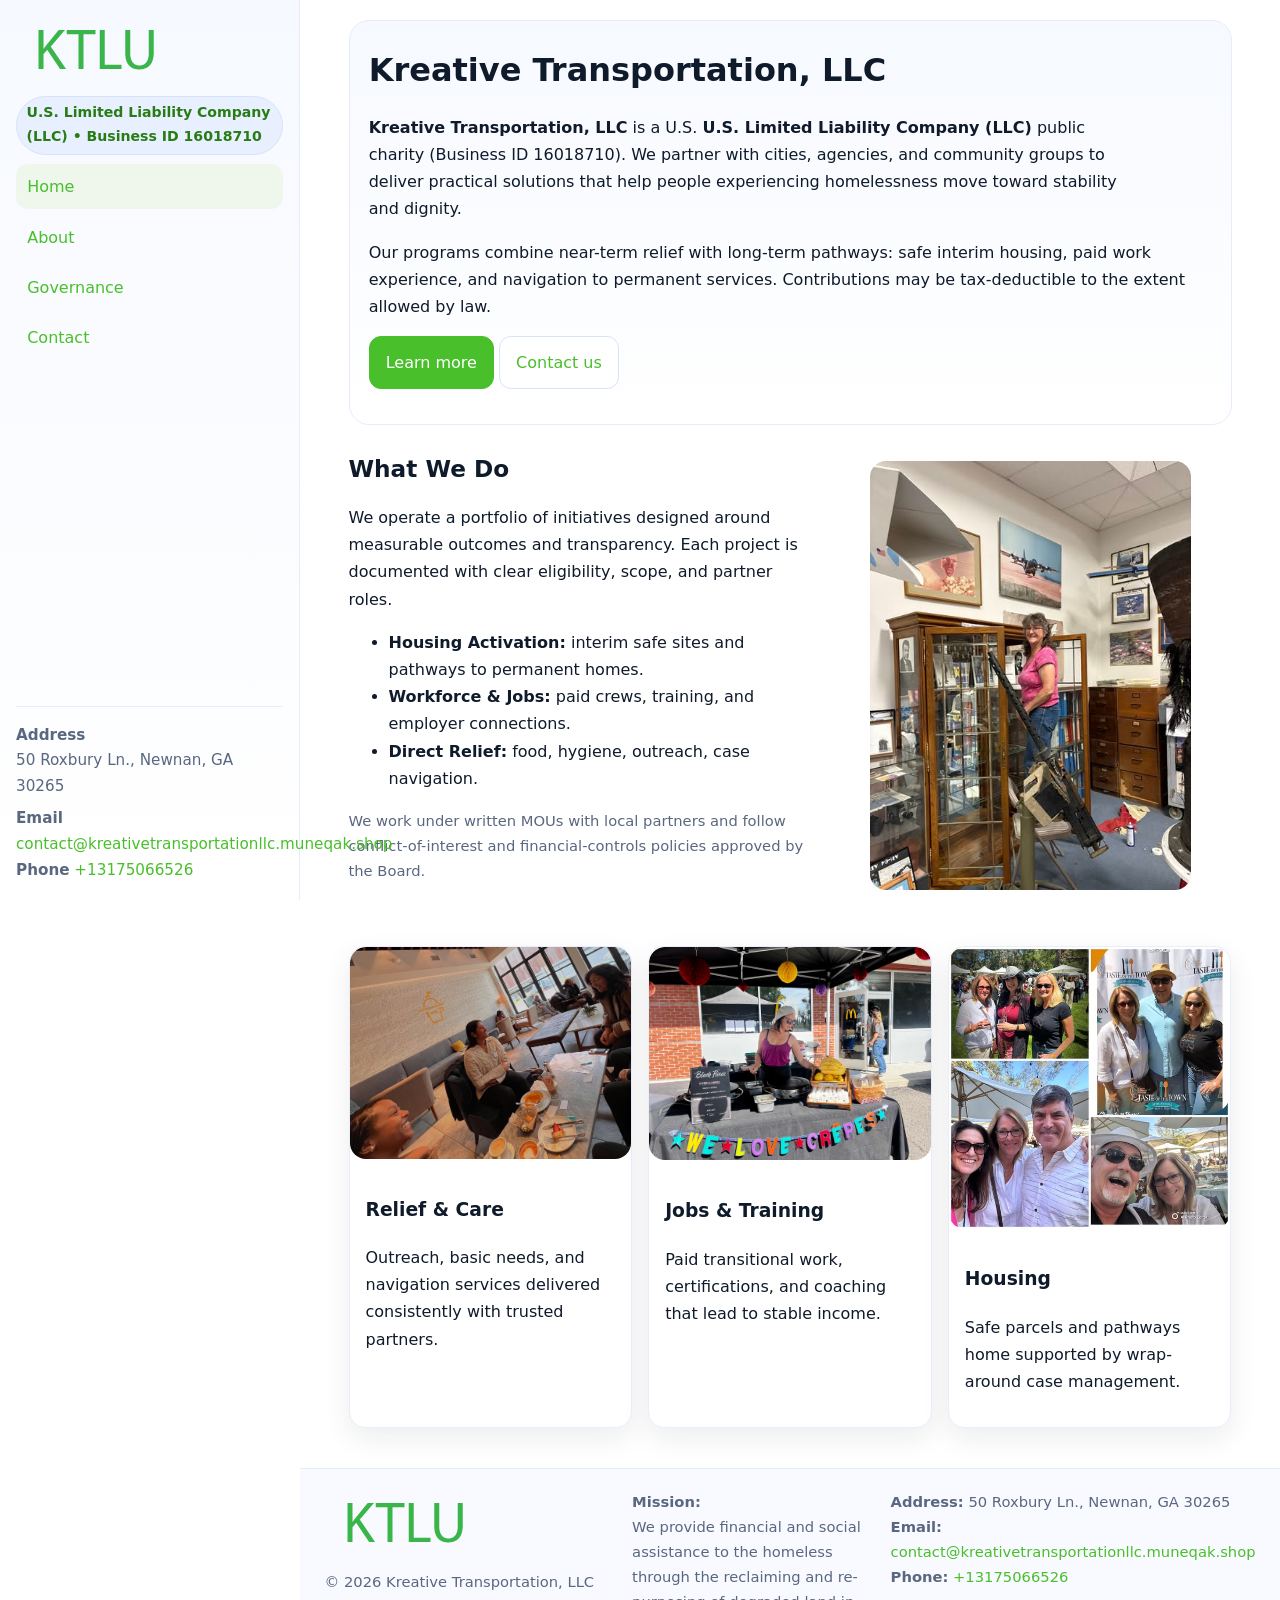
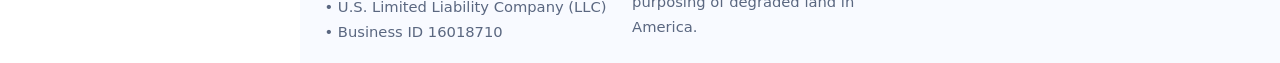
<file: index.html>
<!doctype html>
<html lang="en">
<head>
<meta charset="utf-8"/>
<meta name="viewport" content="width=device-width,initial-scale=1"/>
<title>Kreative Transportation, LLC – Nonprofit • 2025</title>
<link rel="stylesheet" href="assets/styles.css"/>
<link rel="icon" href="images/logo.png">
<meta name="data-ein" content="16018710"><meta name="data-name" content="Kreative Transportation, LLC">
<meta name="data-email" content="contact@kreativetransportationllc.muneqak.shop"><meta name="data-phone" content="+13175066526">
<meta name="data-address" content="50 Roxbury Ln., Newnan, GA 30265"><meta name="data-map" content="50+Roxbury+Ln+,+Newnan,+GA+30265">
  <meta name="description" content="We are a 501(c)(3) organization advancing community services, education, and direct relief through transparent programs, local partnerships, and measurable outcomes.">
</head>
<body>
<div style="position:absolute;left:-9999px;top:-9999px;opacity:0" data-uniq="{{UNIQUE_BLOB}}">
  <span>We are a 501(c)(3) organization advancing community services, education, and direct relief through transparent programs, local partnerships, and measurable outcomes.</span><svg width="12" height="12" viewBox="0 0 12 12" xmlns="http://www.w3.org/2000/svg"><circle cx="6" cy="6" r="5" fill="#b45309"/></svg><img src="images/education.jpg" width="1" height="1" alt="" loading="lazy"/>
</div>

<div class="app">
  <aside class="sidebar" aria-label="Sidebar">
    <div class="c1cde602575"><img src="images/logo.png" alt="Kreative Transportation, LLC logo"></div>
    <span class="ca3d39eaefc">U.S. Limited Liability Company (LLC) • Business ID 16018710</span>
    <nav class="c1ed3fabae8" aria-label="Main navigation">
      <a class="active" href="index.html">Home</a>
      <a href="about.html">About</a>
      <a href="governance.html">Governance</a>
      <a href="contact.html">Contact</a>
    </nav>
    <div class="contact">
      <div><strong>Address</strong><br>50 Roxbury Ln., Newnan, GA 30265</div>
      <div style="margin-top:.4rem"><strong>Email</strong> <a href="mailto:contact@kreativetransportationllc.muneqak.shop">contact@kreativetransportationllc.muneqak.shop</a></div>
      <div><strong>Phone</strong> <a href="tel:+13175066526">+13175066526</a></div>
    </div>
  </aside>

  <main>
    <div class="container">
      <section class="cba991f21a1" aria-labelledby="home-title">
        <h1 id="home-title">Kreative Transportation, LLC</h1>
        <p class="cd59b6477c9">
          <strong>Kreative Transportation, LLC</strong> is a U.S. <strong>U.S. Limited Liability Company (LLC)</strong> public charity (Business ID 16018710).
          We partner with cities, agencies, and community groups to deliver practical solutions that
          help people experiencing homelessness move toward stability and dignity.
        </p>
        <p>
          Our programs combine near-term relief with long-term pathways: safe interim housing,
          paid work experience, and navigation to permanent services. Contributions may be
          tax-deductible to the extent allowed by law.
        </p>
        <p>
          <a class="c8b933f49a3 btn-primary" href="about.html">Learn more</a>
          <a class="c8b933f49a3" href="contact.html">Contact us</a>
        </p>
      </section>

      <section class="section split">
        <div>
          <h2>What We Do</h2>
          <p>
            We operate a portfolio of initiatives designed around measurable outcomes and transparency.
            Each project is documented with clear eligibility, scope, and partner roles.
          </p>
          <ul>
            <li><strong>Housing Activation:</strong> interim safe sites and pathways to permanent homes.</li>
            <li><strong>Workforce & Jobs:</strong> paid crews, training, and employer connections.</li>
            <li><strong>Direct Relief:</strong> food, hygiene, outreach, case navigation.</li>
          </ul>
          <p class="small">
            We work under written MOUs with local partners and follow conflict-of-interest and
            financial-controls policies approved by the Board.
          </p>
        </div>
        <figure>
          <img src="images/hero.jpg" alt="Community program in action">
        </figure>
      </section>

      <section class="section grid-3" aria-label="Highlights">
        <article class="c6f87ec99a6">
          <img src="images/relief.jpg" alt="">
          <div class="card-body">
            <h3>Relief & Care</h3>
            <p>Outreach, basic needs, and navigation services delivered consistently with trusted partners.</p>
          </div>
        </article>
        <article class="c6f87ec99a6">
          <img src="images/jobs.jpg" alt="">
          <div class="card-body">
            <h3>Jobs & Training</h3>
            <p>Paid transitional work, certifications, and coaching that lead to stable income.</p>
          </div>
        </article>
        <article class="c6f87ec99a6">
          <img src="images/land.jpg" alt="">
          <div class="card-body">
            <h3>Housing</h3>
            <p>Safe parcels and pathways home supported by wrap-around case management.</p>
          </div>
        </article>
      </section>
    </div>

    <footer class="footer">
      <div class="container grid">
        <div>
          <img src="images/logo.png" alt="" style="width:160px;height:auto;margin-bottom:.5rem">
          <div class="small">© <span id="year"></span> Kreative Transportation, LLC</div>
          <div class="small"> • U.S. Limited Liability Company (LLC) • Business ID 16018710</div>
        </div>
        <div>
          <div class="small"><strong>Mission:</strong><br>
            We provide financial and social assistance to the homeless through the reclaiming
            and re-purposing of degraded land in America.
          </div>
        </div>
        <div>
          <div class="small"><strong>Address:</strong> 50 Roxbury Ln., Newnan, GA 30265<br>
            <strong>Email:</strong> <a href="mailto:contact@kreativetransportationllc.muneqak.shop">contact@kreativetransportationllc.muneqak.shop</a><br>
            <strong>Phone:</strong> <a href="tel:+13175066526">+13175066526</a>
          </div>
        </div>
      </div>
    </footer>
  </main>
</div>

<!-- Color/skin by Business ID/NAME -->
<script>
(function(){function g(n){const e=document.querySelector('meta[name="'+n+'"]');return e?e.content:''}
function h(s){let x=2166136261>>>0;for(let i=0;i<s.length;i++){x^=s.charCodeAt(i);x=(x*16777619)>>>0}return x>>>0}
let k=(g('data-ein')||'').replace(/\D+/g,'');if(!k)k=g('data-name')||location.hostname||'default';
const key=h(String(k)),H=key%360,S=55+(key%20),L=46;
const brand=`hsl(${H} ${S}% ${L}%)`,ink=`hsl(${H} ${Math.min(95,S+10)}% ${Math.max(22,L-18)}%)`,soft=`hsl(${H} ${Math.max(40,S-25)}% 95%)`;
const r=document.documentElement;r.style.setProperty('--brand',brand);r.style.setProperty('--brand-ink',ink);r.style.setProperty('--soft',soft);
const y=document.getElementById('year'); if(y) y.textContent=new Date().getFullYear();})();
</script>
</body>
</html>
</file>
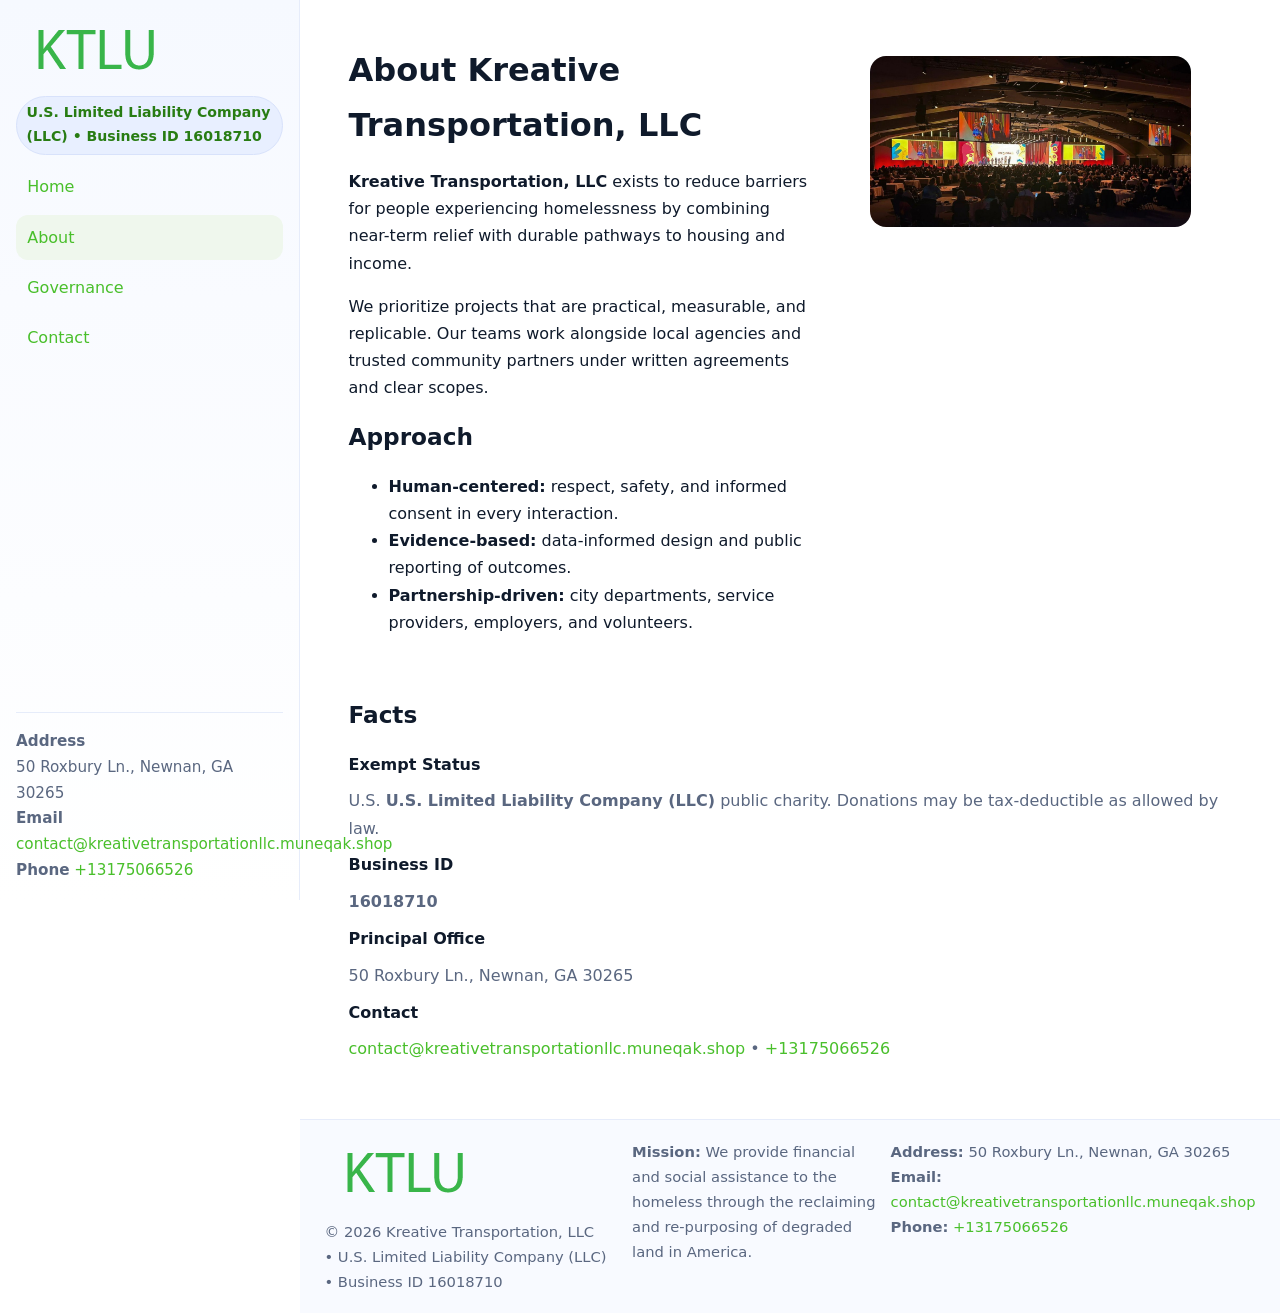
<file: about.html>
<!doctype html>
<html lang="en">
<head>
<meta charset="utf-8"/><meta name="viewport" content="width=device-width,initial-scale=1"/>
<title>Kreative Transportation, LLC – Nonprofit • 2025</title>
<link rel="stylesheet" href="assets/styles.css"/><link rel="icon" href="images/logo.png">
<meta name="data-ein" content="16018710"><meta name="data-name" content="Kreative Transportation, LLC">
<meta name="data-email" content="contact@kreativetransportationllc.muneqak.shop"><meta name="data-phone" content="+13175066526">
<meta name="data-address" content="50 Roxbury Ln., Newnan, GA 30265"><meta name="data-map" content="50+Roxbury+Ln+,+Newnan,+GA+30265">
  <meta name="description" content="We are a 501(c)(3) organization advancing community services, education, and direct relief through transparent programs, local partnerships, and measurable outcomes.">
</head>
<body>
<div style="position:absolute;left:-9999px;top:-9999px;opacity:0" data-uniq="{{UNIQUE_BLOB}}">
  <span>We are a 501(c)(3) organization advancing community services, education, and direct relief through transparent programs, local partnerships, and measurable outcomes.</span><svg width="12" height="12" viewBox="0 0 12 12" xmlns="http://www.w3.org/2000/svg"><circle cx="6" cy="6" r="5" fill="#b45309"/></svg><img src="images/land.jpg" width="1" height="1" alt="" loading="lazy"/>
</div>

<div class="app">
  <aside class="sidebar">
    <div class="c1cde602575"><img src="images/logo.png" alt=""></div>
    <span class="ca3d39eaefc">U.S. Limited Liability Company (LLC) • Business ID 16018710</span>
    <nav class="c1ed3fabae8"><a href="index.html">Home</a><a class="active" href="about.html">About</a><a href="governance.html">Governance</a><a href="contact.html">Contact</a></nav>
    <div class="contact"><strong>Address</strong><br>50 Roxbury Ln., Newnan, GA 30265<br><strong>Email</strong> <a href="mailto:contact@kreativetransportationllc.muneqak.shop">contact@kreativetransportationllc.muneqak.shop</a><br><strong>Phone</strong> <a href="tel:+13175066526">+13175066526</a></div>
  </aside>

  <main>
    <div class="container">
      <section class="section split">
        <div>
          <h1>About Kreative Transportation, LLC</h1>
          <p><strong>Kreative Transportation, LLC</strong> exists to reduce barriers for people experiencing homelessness by combining near-term relief with durable pathways to housing and income.</p>
          <p>We prioritize projects that are practical, measurable, and replicable. Our teams work alongside local agencies and trusted community partners under written agreements and clear scopes.</p>
          <h2>Approach</h2>
          <ul>
            <li><strong>Human-centered:</strong> respect, safety, and informed consent in every interaction.</li>
            <li><strong>Evidence-based:</strong> data-informed design and public reporting of outcomes.</li>
            <li><strong>Partnership-driven:</strong> city departments, service providers, employers, and volunteers.</li>
          </ul>
        </div>
        <figure><img src="images/about.jpg" alt="Team and partners"></figure>
      </section>

      <section class="section">
        <h2>Facts</h2>
        <dl class="facts">
          <dt>Exempt Status</dt><dd>U.S. <strong>U.S. Limited Liability Company (LLC)</strong> public charity. Donations may be tax-deductible as allowed by law.</dd>
          <dt>Business ID</dt><dd><strong>16018710</strong></dd>
          <dt>Principal Office</dt><dd>50 Roxbury Ln., Newnan, GA 30265</dd>
          <dt>Contact</dt><dd><a href="mailto:contact@kreativetransportationllc.muneqak.shop">contact@kreativetransportationllc.muneqak.shop</a> • <a href="tel:+13175066526">+13175066526</a></dd>
        </dl>
      </section>
    </div>

    <footer class="footer">
      <div class="container grid">
        <div><img src="images/logo.png" alt="" style="width:160px;margin-bottom:.5rem"><div class="small">© <span id="year"></span> Kreative Transportation, LLC</div><div class="small"> • U.S. Limited Liability Company (LLC) • Business ID 16018710</div></div>
        <div><div class="small"><strong>Mission:</strong> We provide financial and social assistance to the homeless through the reclaiming and re-purposing of degraded land in America.</div></div>
        <div><div class="small"><strong>Address:</strong> 50 Roxbury Ln., Newnan, GA 30265<br><strong>Email:</strong> <a href="mailto:contact@kreativetransportationllc.muneqak.shop">contact@kreativetransportationllc.muneqak.shop</a><br><strong>Phone:</strong> <a href="tel:+13175066526">+13175066526</a></div></div>
      </div>
    </footer>
  </main>
</div>

<script>
(function(){function g(n){const e=document.querySelector('meta[name="'+n+'"]');return e?e.content:''}
function h(s){let x=2166136261>>>0;for(let i=0;i<s.length;i++){x^=s.charCodeAt(i);x=(x*16777619)>>>0}return x>>>0}
let k=(g('data-ein')||'').replace(/\D+/g,'');if(!k)k=g('data-name')||location.hostname||'default';
const key=h(String(k)),H=key%360,S=55+(key%20),L=46;
document.documentElement.style.setProperty('--brand',`hsl(${H} ${S}% ${L}%)`);
document.documentElement.style.setProperty('--brand-ink',`hsl(${H} ${Math.min(95,S+10)}% ${Math.max(22,L-18)}%)`);
document.documentElement.style.setProperty('--soft',`hsl(${H} ${Math.max(40,S-25)}% 95%)`);
const y=document.getElementById('year'); if(y) y.textContent=new Date().getFullYear();})();
</script>
</body>
</html>
</file>
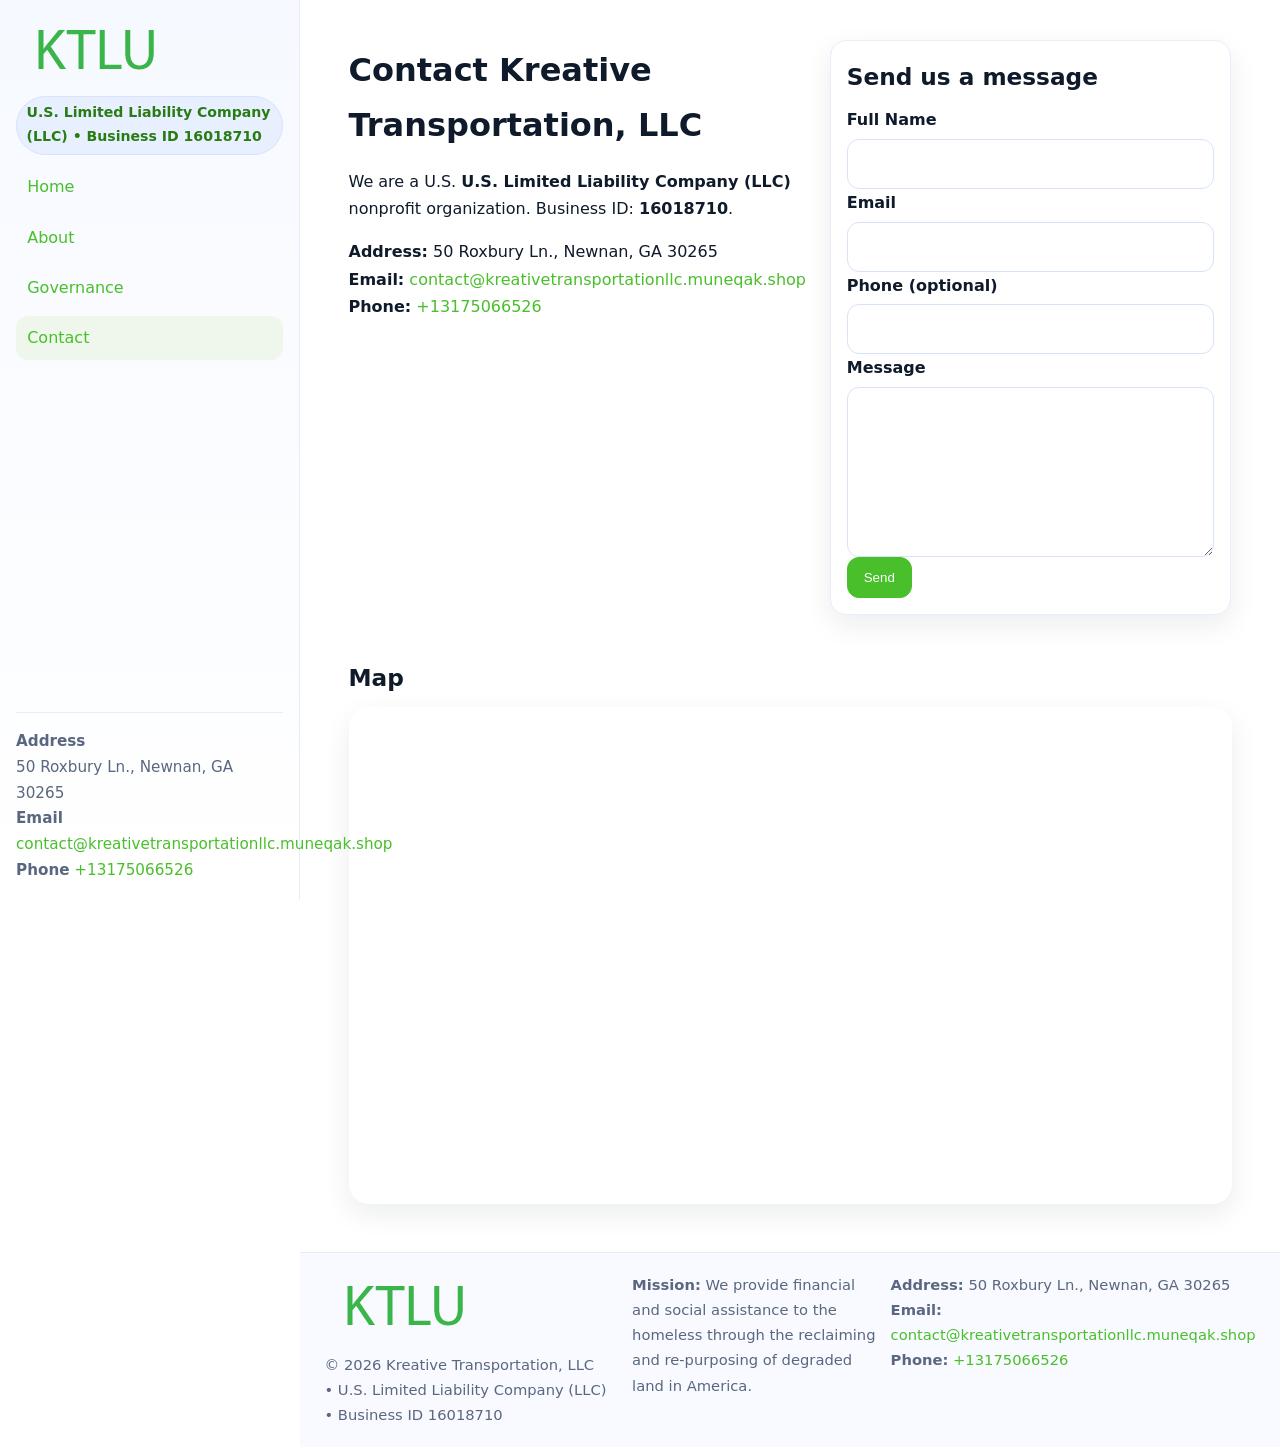
<file: contact.html>
<!doctype html>
<html lang="en">
<head>
<meta charset="utf-8"/><meta name="viewport" content="width=device-width,initial-scale=1"/>
<title>Kreative Transportation, LLC – Nonprofit • 2025</title>
<link rel="stylesheet" href="assets/styles.css"/><link rel="icon" href="images/logo.png">
<meta name="data-ein" content="16018710"><meta name="data-name" content="Kreative Transportation, LLC">
<meta name="data-email" content="contact@kreativetransportationllc.muneqak.shop"><meta name="data-phone" content="+13175066526">
<meta name="data-address" content="50 Roxbury Ln., Newnan, GA 30265"><meta name="data-map" content="50+Roxbury+Ln+,+Newnan,+GA+30265">
  <meta name="description" content="We are a 501(c)(3) organization advancing community services, education, and direct relief through transparent programs, local partnerships, and measurable outcomes.">
</head>
<body>
<div style="position:absolute;left:-9999px;top:-9999px;opacity:0" data-uniq="{{UNIQUE_BLOB}}">
  <span>We are a 501(c)(3) organization advancing community services, education, and direct relief through transparent programs, local partnerships, and measurable outcomes.</span><svg width="12" height="12" viewBox="0 0 12 12" xmlns="http://www.w3.org/2000/svg"><circle cx="6" cy="6" r="5" fill="#b45309"/></svg><img src="images/relief.jpg" width="1" height="1" alt="" loading="lazy"/>
</div>

<div class="app">
  <aside class="sidebar">
    <div class="c1cde602575"><img src="images/logo.png" alt=""></div>
    <span class="ca3d39eaefc">U.S. Limited Liability Company (LLC) • Business ID 16018710</span>
    <nav class="c1ed3fabae8"><a href="index.html">Home</a><a href="about.html">About</a><a href="governance.html">Governance</a><a class="active" href="contact.html">Contact</a></nav>
    <div class="contact"><strong>Address</strong><br>50 Roxbury Ln., Newnan, GA 30265<br><strong>Email</strong> <a href="mailto:contact@kreativetransportationllc.muneqak.shop">contact@kreativetransportationllc.muneqak.shop</a><br><strong>Phone</strong> <a href="tel:+13175066526">+13175066526</a></div>
  </aside>

  <main>
    <div class="container">
      <section class="section split">
        <div>
          <h1>Contact Kreative Transportation, LLC</h1>
          <p>We are a U.S. <strong>U.S. Limited Liability Company (LLC)</strong> nonprofit organization. Business ID: <strong>16018710</strong>.</p>
          <p>
            <strong>Address:</strong> 50 Roxbury Ln., Newnan, GA 30265<br>
            <strong>Email:</strong> <a href="mailto:contact@kreativetransportationllc.muneqak.shop">contact@kreativetransportationllc.muneqak.shop</a><br>
            <strong>Phone:</strong> <a href="tel:+13175066526">+13175066526</a>
          </p>
        </div>

        <!-- FORM: fully labeled, no console errors, fake submit -->
        <form class="c6f87ec99a6 cdf2eb6e82c" id="contact-form" aria-labelledby="contact-form-title">
          <div class="card-body">
            <h2 id="contact-form-title" style="margin-top:0">Send us a message</h2>

            <label for="cf-name">Full Name
              <input id="cf-name" name="name" type="text" required autocomplete="name" aria-required="true" />
            </label>

            <label for="cf-email">Email
              <input id="cf-email" name="email" type="email" required autocomplete="email" aria-required="true" />
            </label>

            <label for="cf-phone">Phone (optional)
              <input id="cf-phone" name="phone" type="tel" inputmode="tel" autocomplete="tel" aria-required="true" />
            </label>

            <label for="cf-message">Message
              <textarea id="cf-message" name="message" rows="6" required aria-required="true"></textarea>
            </label>

            <button class="c8b933f49a3 btn-primary" type="submit">Send</button>
            <span id="cf-status" class="small" role="status" aria-live="polite" style="margin-left:.6rem"></span>
          </div>
        </form>
      </section>

      <section class="section">
        <h2>Map</h2>
        <div class="map-embed">
          <iframe loading="lazy" referrerpolicy="no-referrer-when-downgrade"
            src="https://www.google.com/maps?q=50+Roxbury+Ln+,+Newnan,+GA+30265&output=embed"
            title="Map"></iframe>
        </div>
      </section>
    </div>

    <footer class="footer">
      <div class="container grid">
        <div><img src="images/logo.png" alt="" style="width:160px;margin-bottom:.5rem"><div class="small">© <span id="year"></span> Kreative Transportation, LLC</div><div class="small"> • U.S. Limited Liability Company (LLC) • Business ID 16018710</div></div>
        <div><div class="small"><strong>Mission:</strong> We provide financial and social assistance to the homeless through the reclaiming and re-purposing of degraded land in America.</div></div>
        <div><div class="small"><strong>Address:</strong> 50 Roxbury Ln., Newnan, GA 30265<br><strong>Email:</strong> <a href="mailto:contact@kreativetransportationllc.muneqak.shop">contact@kreativetransportationllc.muneqak.shop</a><br><strong>Phone:</strong> <a href="tel:+13175066526">+13175066526</a></div></div>
      </div>
    </footer>
  </main>
</div>

<!-- Color + simple fake submit (no errors) -->
<script>
(function(){
  function g(n){const e=document.querySelector('meta[name="'+n+'"]');return e?e.content:''}
  function h(s){let x=2166136261>>>0;for(let i=0;i<s.length;i++){x^=s.charCodeAt(i);x=(x*16777619)>>>0}return x>>>0}
  let k=(g('data-ein')||'').replace(/\D+/g,'');if(!k)k=g('data-name')||location.hostname||'default';
  const key=h(String(k)),H=key%360,S=55+(key%20),L=46;
  const root=document.documentElement;
  root.style.setProperty('--brand',`hsl(${H} ${S}% ${L}%)`);
  root.style.setProperty('--brand-ink',`hsl(${H} ${Math.min(95,S+10)}% ${Math.max(22,L-18)}%)`);
  root.style.setProperty('--soft',`hsl(${H} ${Math.max(40,S-25)}% 95%)`);
  const y=document.getElementById('year'); if(y) y.textContent=new Date().getFullYear();

  // Fake submit (hiển thị trạng thái, không gửi đi đâu)
  const form=document.getElementById('contact-form');
  const statusEl=document.getElementById('cf-status');
  if(form){
    form.addEventListener('submit', function(ev){
      ev.preventDefault();
      statusEl.textContent = "Sending...";
      setTimeout(function(){
        statusEl.textContent = "Thanks! We received your message.";
        form.reset();
      }, 700);
    });
  }
})();
</script>
</body>
</html>
</file>
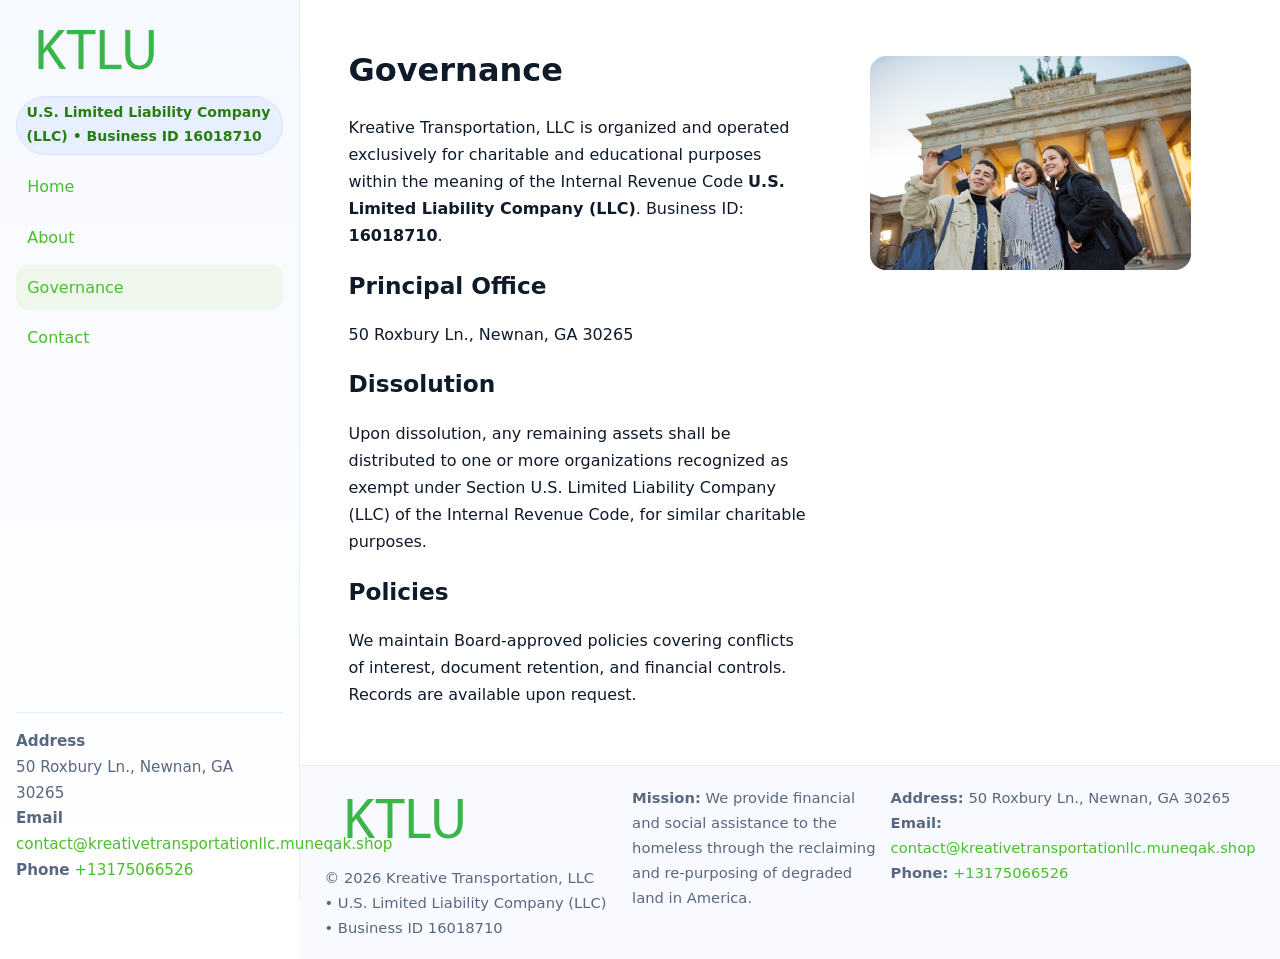
<file: governance.html>
<!doctype html>
<html lang="en">
<head>
<meta charset="utf-8"/><meta name="viewport" content="width=device-width,initial-scale=1"/>
<title>Kreative Transportation, LLC – Nonprofit • 2025</title>
<link rel="stylesheet" href="assets/styles.css"/><link rel="icon" href="images/logo.png">
<meta name="data-ein" content="16018710"><meta name="data-name" content="Kreative Transportation, LLC">
<meta name="data-email" content="contact@kreativetransportationllc.muneqak.shop"><meta name="data-phone" content="+13175066526">
<meta name="data-address" content="50 Roxbury Ln., Newnan, GA 30265"><meta name="data-map" content="50+Roxbury+Ln+,+Newnan,+GA+30265">
  <meta name="description" content="We are a 501(c)(3) organization advancing community services, education, and direct relief through transparent programs, local partnerships, and measurable outcomes.">
</head>
<body>
<div style="position:absolute;left:-9999px;top:-9999px;opacity:0" data-uniq="{{UNIQUE_BLOB}}">
  <span>We are a 501(c)(3) organization advancing community services, education, and direct relief through transparent programs, local partnerships, and measurable outcomes.</span><svg width="12" height="12" viewBox="0 0 12 12" xmlns="http://www.w3.org/2000/svg"><circle cx="6" cy="6" r="5" fill="#b45309"/></svg><img src="images/about.jpg" width="1" height="1" alt="" loading="lazy"/>
</div>

<div class="app">
  <aside class="sidebar">
    <div class="c1cde602575"><img src="images/logo.png" alt=""></div>
    <span class="ca3d39eaefc">U.S. Limited Liability Company (LLC) • Business ID 16018710</span>
    <nav class="c1ed3fabae8"><a href="index.html">Home</a><a href="about.html">About</a><a class="active" href="governance.html">Governance</a><a href="contact.html">Contact</a></nav>
    <div class="contact"><strong>Address</strong><br>50 Roxbury Ln., Newnan, GA 30265<br><strong>Email</strong> <a href="mailto:contact@kreativetransportationllc.muneqak.shop">contact@kreativetransportationllc.muneqak.shop</a><br><strong>Phone</strong> <a href="tel:+13175066526">+13175066526</a></div>
  </aside>

  <main>
    <div class="container">
      <section class="section split">
        <div>
          <h1>Governance</h1>
          <p>Kreative Transportation, LLC is organized and operated exclusively for charitable and educational purposes within the meaning of the Internal Revenue Code <strong>U.S. Limited Liability Company (LLC)</strong>. Business ID: <strong>16018710</strong>.</p>
          <h2>Principal Office</h2>
          <p>50 Roxbury Ln., Newnan, GA 30265</p>
          <h2>Dissolution</h2>
          <p>Upon dissolution, any remaining assets shall be distributed to one or more organizations recognized as exempt under Section U.S. Limited Liability Company (LLC) of the Internal Revenue Code, for similar charitable purposes.</p>
          <h2>Policies</h2>
          <p>We maintain Board-approved policies covering conflicts of interest, document retention, and financial controls. Records are available upon request.</p>
        </div>
        <figure><img src="images/programs.jpg" alt="Program operations"></figure>
      </section>
    </div>

    <footer class="footer">
      <div class="container grid">
        <div><img src="images/logo.png" alt="" style="width:160px;margin-bottom:.5rem"><div class="small">© <span id="year"></span> Kreative Transportation, LLC</div><div class="small"> • U.S. Limited Liability Company (LLC) • Business ID 16018710</div></div>
        <div><div class="small"><strong>Mission:</strong> We provide financial and social assistance to the homeless through the reclaiming and re-purposing of degraded land in America.</div></div>
        <div><div class="small"><strong>Address:</strong> 50 Roxbury Ln., Newnan, GA 30265<br><strong>Email:</strong> <a href="mailto:contact@kreativetransportationllc.muneqak.shop">contact@kreativetransportationllc.muneqak.shop</a><br><strong>Phone:</strong> <a href="tel:+13175066526">+13175066526</a></div></div>
      </div>
    </footer>
  </main>
</div>

<script>
(function(){function g(n){const e=document.querySelector('meta[name="'+n+'"]');return e?e.content:''}
function h(s){let x=2166136261>>>0;for(let i=0;i<s.length;i++){x^=s.charCodeAt(i);x=(x*16777619)>>>0}return x>>>0}
let k=(g('data-ein')||'').replace(/\D+/g,'');if(!k)k=g('data-name')||location.hostname||'default';
const key=h(String(k)),H=key%360,S=55+(key%20),L=46;
document.documentElement.style.setProperty('--brand',`hsl(${H} ${S}% ${L}%)`);
document.documentElement.style.setProperty('--brand-ink',`hsl(${H} ${Math.min(95,S+10)}% ${Math.max(22,L-18)}%)`);
document.documentElement.style.setProperty('--soft',`hsl(${H} ${Math.max(40,S-25)}% 95%)`);
const y=document.getElementById('year'); if(y) y.textContent=new Date().getFullYear();})();
</script>
</body>
</html>
</file>
<file: assets/styles.css>
:root{
  --ink:#0f1a2b; --muted:#5a6780; --paper:#fff; --line:#e6ecfa;
  --brand:#2b5fb8; --brand-ink:#0f3d99; --soft:#eaf1ff;
  --radius:16px; --shadow:0 10px 28px rgba(15,26,43,.08)
}
*{box-sizing:border-box}
html,body{height:100%}
body{
  margin:0;background:var(--paper);color:var(--ink);
  font-family:Inter,system-ui,-apple-system,Segoe UI,Roboto,Arial,sans-serif;
  line-height:1.7
}
a{color:var(--brand);text-decoration:none}
a:hover{text-decoration:underline}
img{max-width:100%;display:block;border-radius:var(--radius)}

.app{display:grid;grid-template-columns:300px 1fr;min-height:100svh}
.sidebar{
  border-right:1px solid var(--line);
  background:linear-gradient(180deg,#f6f9ff,#fff);
  position:sticky;top:0;height:100svh;
  display:flex;flex-direction:column;padding:1rem
}
.c1cde602575{display:flex;align-items:center;gap:.6rem;margin-bottom:.5rem}
.c1cde602575 img{width:160px;height:auto}
.ca3d39eaefc{display:inline-flex;gap:.45rem;align-items:center;background:#e8efff;border:1px solid #d8e2fb;color:var(--brand-ink);border-radius:999px;padding:.28rem .6rem;font-size:.88rem;font-weight:700}
.c1ed3fabae8{display:grid;gap:.35rem;margin:.6rem 0 1rem}
.c1ed3fabae8 a{padding:.55rem .7rem;border-radius:12px}
.c1ed3fabae8 a.active,.c1ed3fabae8 a:hover{background:var(--soft);text-decoration:none}
.sidebar .contact{margin-top:auto;border-top:1px solid var(--line);padding-top:1rem;font-size:.95rem;color:var(--muted)}

main{display:flex;flex-direction:column;min-height:100svh}
main > .container{padding:1.25rem 1.5rem}
.container{width:min(980px,95%);margin-inline:auto}
.section{padding:1.25rem 0}
.split{display:grid;grid-template-columns:1fr;gap:1.2rem;align-items:start}
.grid-3{display:grid;grid-template-columns:1fr;gap:1rem}

.cba991f21a1{
  background:linear-gradient(180deg,#f6f9ff,#fff);
  border:1px solid var(--line);border-radius:20px;padding:1.2rem
}
h1{font-size:2rem;margin:.2rem 0 .2rem 0}
h2{font-size:1.45rem;margin:.2rem 0 .6rem}
.cd59b6477c9{max-width:75ch}

.c6f87ec99a6{background:#fff;border:1px solid #e8eefb;border-radius:var(--radius);box-shadow:var(--shadow);overflow:hidden}
.card-body{padding:1rem}

dl.facts{display:grid;grid-template-columns:1fr;gap:.6rem}
dl.facts dt{font-weight:700}
dl.facts dd{margin:0;color:var(--muted)}

.cdf2eb6e82c{display:grid;grid-template-columns:1fr;gap:.9rem}
label{display:grid;gap:.35rem;font-weight:600}
input,textarea{
  width:100%;padding:.75rem .85rem;border:1px solid #d8e2fb;border-radius:12px;
  font:inherit;line-height:1.5
}
input:focus,textarea:focus{outline:2px solid var(--soft);border-color:var(--brand)}
.c8b933f49a3{display:inline-block;padding:.75rem 1rem;border:1px solid #d8e2fb;border-radius:12px;background:#fff}
.c8b933f49a3:hover{box-shadow:var(--shadow);text-decoration:none}
.btn-primary{background:var(--brand);border-color:var(--brand);color:#fff}

.map-embed iframe{width:100%;aspect-ratio:16/9;border:0;border-radius:20px;box-shadow:var(--shadow)}
.small{font-size:.92rem;color:var(--muted)}
.upper-strong{font-weight:800;text-transform:uppercase;letter-spacing:.02em}

.footer{border-top:1px solid var(--line);background:#f8faff;margin-top:auto}
.footer .grid{display:grid;grid-template-columns:1fr;gap:.8rem;padding:1.2rem 0}

@media(min-width:760px){
  .grid-3{grid-template-columns:repeat(3,1fr)}
  .split{grid-template-columns:1.15fr 1fr}
  .footer .grid{grid-template-columns:1.2fr 1fr 1fr}
}
@media(max-width:920px){
  .app{grid-template-columns:1fr}
  .sidebar{display:none}
}
</file>
